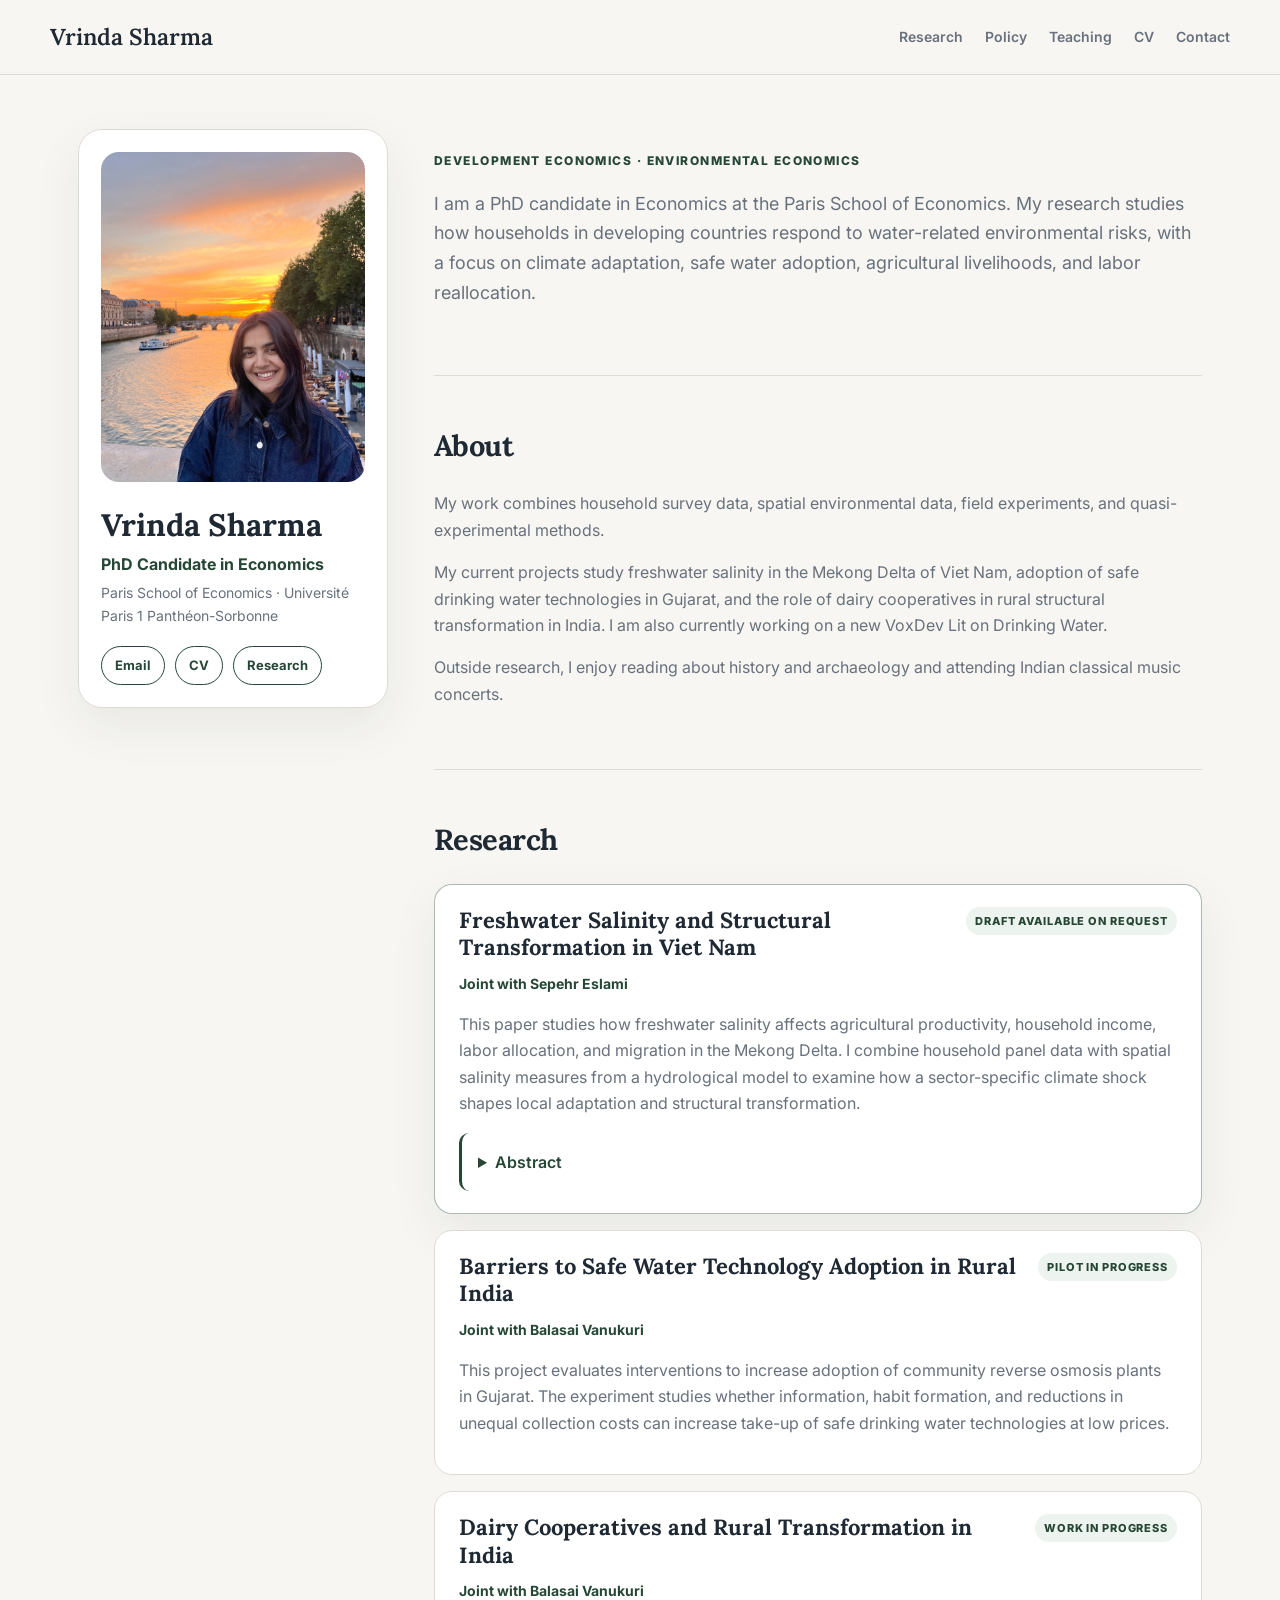
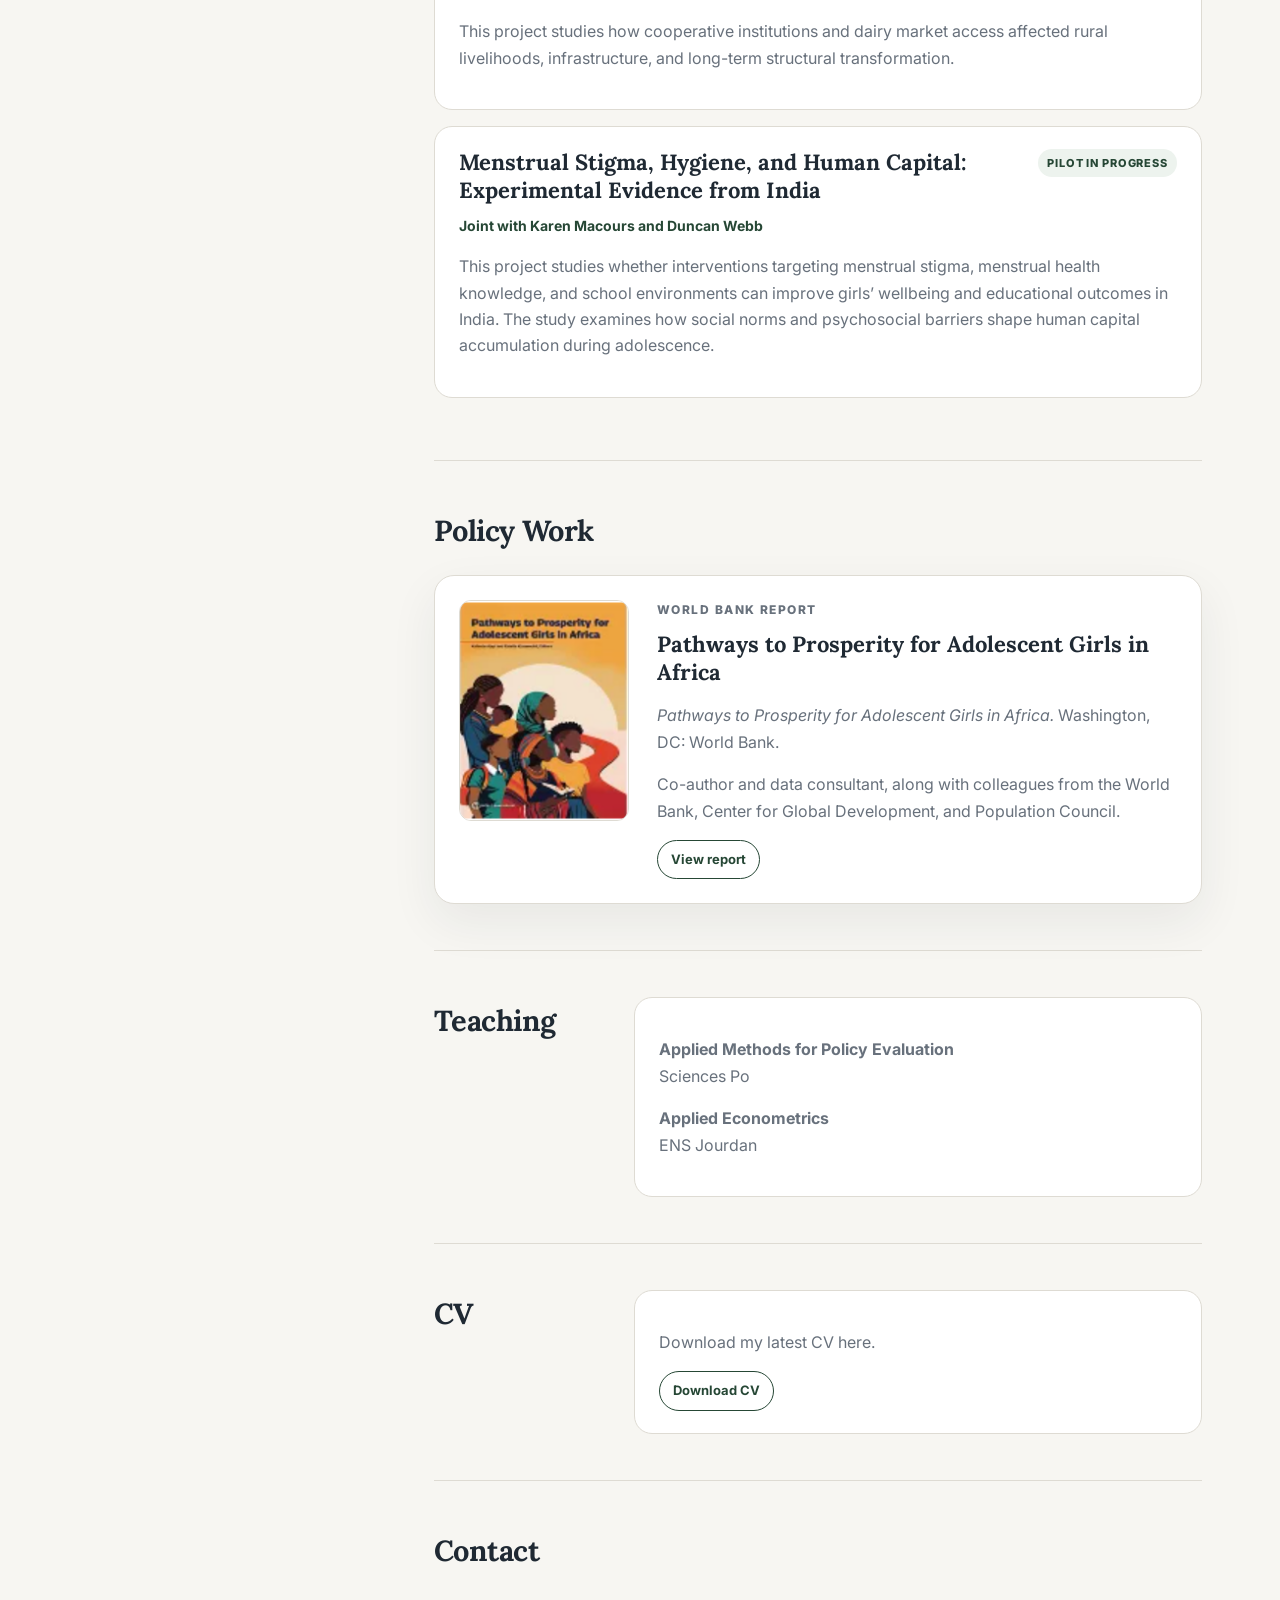
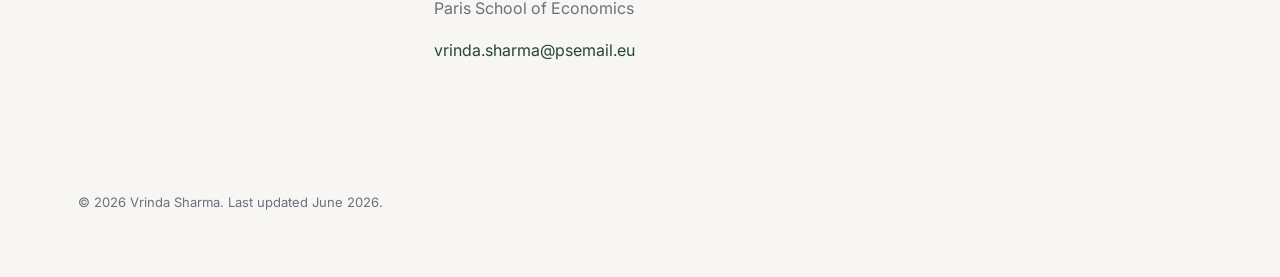
<file: index.html>
<!DOCTYPE html>
<html lang="en">
<head>
  <meta charset="UTF-8" /> 
  <meta name="viewport" content="width=device-width, initial-scale=1.0" />
  <meta name="description" content="Vrinda Sharma, PhD candidate in Economics at the Paris School of Economics. Research in development economics, environmental economics, water, climate adaptation, and structural transformation." />
  <meta name="keywords" content="Vrinda Sharma, Paris School of Economics, PSE, Economics, Development Economics, Water, Water Economics, Climate, Environmental Economics">
  <meta name="author" content="Vrinda Sharma">
  <title>Vrinda Sharma | Economics</title>
  <link rel="preconnect" href="https://fonts.googleapis.com">
  <link rel="preconnect" href="https://fonts.gstatic.com" crossorigin>
  <link href="https://fonts.googleapis.com/css2?family=Inter:wght@400;500;600;700&family=Lora:wght@500;600&display=swap" rel="stylesheet">
  <link rel="stylesheet" href="styles.css" />
</head>
<body>
  <header class="topbar">
    <a class="brand" href="#top">Vrinda Sharma</a>
    <nav aria-label="Main navigation">
      <a href="#research">Research</a>
      <a href="#policy">Policy</a>
      <a href="#teaching">Teaching</a>
<a href="cv.pdf" target="_blank">CV</a>      
      <a href="#contact">Contact</a>
    </nav>
  </header>

  <main class="page" id="top">
    <aside class="sidebar">
      <div class="profile-card">
        <img class="profile-photo" src="profile.jpg" alt="Vrinda Sharma" />
        <h1>Vrinda Sharma</h1>
        <p class="role">PhD Candidate in Economics</p>
        <p class="affiliation">Paris School of Economics · Université Paris 1 Panthéon-Sorbonne</p>
        <div class="profile-links">
          <a href="mailto:vrinda.sharma@psemail.eu">Email</a>
         <a href="cv.pdf" target="_blank">CV</a>
          <a href="#research">Research</a>
        </div>
      </div>
    </aside>

    <section class="content">
      <section class="hero">
        <p class="eyebrow">Development Economics · Environmental Economics</p>
        <p>
          I am a PhD candidate in Economics at the Paris School of Economics. My research studies how households in developing countries respond to water-related environmental risks, with a focus on climate adaptation, safe water adoption, agricultural livelihoods, and labor reallocation.
        </p>
      </section>

      <section class="section" id="about">
        <h2 class="section-title">About</h2>
        <div class="text-block">
          <p>
            My work combines household survey data, spatial environmental data, field experiments, and quasi-experimental methods. 
          </p>
          <p>
            My current projects study freshwater salinity in the Mekong Delta of Viet Nam, adoption of safe drinking water technologies in Gujarat, and the role of dairy cooperatives in rural structural transformation in India. I am also currently working on a new VoxDev Lit on Drinking Water.
          </p>
          <p>
            Outside research, I enjoy reading about history and archaeology and attending Indian classical music concerts.
          </p>
        </div>
      </section>

      <section class="section" id="research">
        <h2 class="section-title">Research</h2>

        <article class="paper featured">
          <div class="paper-header">
            <h3>Freshwater Salinity and Structural Transformation in Viet Nam</h3>
            <span>Draft available on request</span>
          </div>
          <p class="coauthors">Joint with Sepehr Eslami</p>
          <p>
            This paper studies how freshwater salinity affects agricultural productivity, household income, labor allocation, and migration in the Mekong Delta. I combine household panel data with spatial salinity measures from a hydrological model to examine how a sector-specific climate shock shapes local adaptation and structural transformation.
          </p>

          <details class="abstract-box">
            <summary>Abstract</summary>
            <p>
              This paper examines how freshwater salinization, a sector-specific climate shock, shapes labor reallocation and structural transformation. Using household panel data from Viet Nam’s Mekong Delta combined with spatially calibrated hydrological salinity estimates, we show that salinity generates large declines in agricultural output and releases labor from agriculture. Adjustment occurs primarily through localized reallocation into manual work and self-employment rather than through migration. Whether this reallocation translates into structural transformation depends critically on local non-agricultural absorbing capacity: wards with a substantial presence of non-agricultural industries are able to absorb displaced labor, while those without rely more heavily on remittances. Gendered reallocation is explained by wage differentials in the absorbing sector among men and women. These findings highlight how climate change can reshape rural labor markets and underscore the importance of sectoral diversity and wage equalization, even in predominantly agricultural regions.
            </p>
          </details>
        </article>

        <article class="paper">
          <div class="paper-header">
            <h3>Barriers to Safe Water Technology Adoption in Rural India</h3>
            <span>Pilot in progress</span>
          </div>
          <p class="coauthors">Joint with Balasai Vanukuri</p>
          <p>
            This project evaluates interventions to increase adoption of community reverse osmosis plants in Gujarat. The experiment studies whether information, habit formation, and reductions in unequal collection costs can increase take-up of safe drinking water technologies at low prices.
          </p>
        </article>

        <article class="paper">
          <div class="paper-header">
            <h3>Dairy Cooperatives and Rural Transformation in India</h3>
            <span>Work in progress</span>
          </div>
          <p class="coauthors">Joint with Balasai Vanukuri</p>
          <p>
            This project studies how cooperative institutions and dairy market access affected rural livelihoods, infrastructure, and long-term structural transformation.
          </p>
        </article>

        <article class="paper">
          <div class="paper-header">
            <h3>Menstrual Stigma, Hygiene, and Human Capital: Experimental Evidence from India</h3>
            <span>Pilot in progress</span>
          </div>
          <p class="coauthors">Joint with Karen Macours and Duncan Webb</p>
          <p>
            This project studies whether interventions targeting menstrual stigma, menstrual health knowledge, and school environments can improve girls’ wellbeing and educational outcomes in India. The study examines how social norms and psychosocial barriers shape human capital accumulation during adolescence.
          </p>
        </article>
      </section>

      <section class="section" id="policy">
        <h2 class="section-title">Policy Work</h2>
        <article class="policy-card">
          <img src="worldbank-report.png" alt="Pathways to Prosperity for Adolescent Girls in Africa report cover" />
          <div>
            <p class="label">World Bank Report</p>
            <h3>Pathways to Prosperity for Adolescent Girls in Africa</h3>
            <p>
              <em>Pathways to Prosperity for Adolescent Girls in Africa.</em> Washington, DC: World Bank.
            </p>
            <p>
              Co-author and data consultant, along with colleagues from the World Bank, Center for Global Development, and Population Council.
            </p>
            <a class="button" href="https://www.worldbank.org/en/region/afr/publication/pathways-to-prosperity-for-adolescent-girls-in-africa" target="_blank">View report</a>
          </div>
        </article>
      </section>

      <section class="section two-col" id="teaching">
        <div>
          <h2 class="section-title">Teaching</h2>
        </div>
        <div class="list-card">
          <p><strong>Applied Methods for Policy Evaluation</strong><br />Sciences Po</p>
          <p><strong>Applied Econometrics</strong><br />ENS Jourdan</p>
        </div>
      </section>

      <section class="section two-col" id="cv">
        <div>
          <h2 class="section-title">CV</h2>
        </div>
        <div class="list-card">
          <p>Download my latest CV here.</p>
<a class="button" href="cv.pdf" target="_blank">Download CV</a>       
        </div>
      </section>

      <section class="section contact" id="contact">
        <h2 class="section-title">Contact</h2>
        <p>Paris School of Economics</p>
        <p><a href="mailto:vrinda.sharma@psemail.eu">vrinda.sharma@psemail.eu</a></p>
      </section>
    </section>
  </main>

  <footer>
    <p>© 2026 Vrinda Sharma. Last updated June 2026.</p>
  </footer>
</body>
</html>
</file>
<file: styles.css>
:root {
  --bg: #f7f6f2;
  --paper: #ffffff;
  --ink: #1f2933;
  --muted: #68717c;
  --line: #dedbd3;
  --accent: #264735;
  --accent-2: #edf3ee;
  --shadow: 0 18px 48px rgba(31, 41, 51, 0.07);
}

* { box-sizing: border-box; }

html { scroll-behavior: smooth; }

body {
  margin: 0;
  background: var(--bg);
  color: var(--ink);
  font-family: Inter, system-ui, -apple-system, BlinkMacSystemFont, "Segoe UI", sans-serif;
  line-height: 1.65;
}

a { color: var(--accent); text-decoration: none; }
a:hover { text-decoration: underline; }

.topbar {
  position: sticky;
  top: 0;
  z-index: 20;
  display: flex;
  justify-content: space-between;
  align-items: center;
  gap: 24px;
  padding: 18px max(28px, calc((100vw - 1180px) / 2));
  background: rgba(247, 246, 242, 0.92);
  backdrop-filter: blur(12px);
  border-bottom: 1px solid var(--line);
}

.brand {
  font-family: Lora, Georgia, serif;
  font-size: 23px;
  font-weight: 600;
  color: var(--ink);
}

nav {
  display: flex;
  gap: 22px;
  flex-wrap: wrap;
  font-size: 14px;
  font-weight: 600;
}

nav a { color: var(--muted); }
nav a:hover { color: var(--accent); text-decoration: none; }

.page {
  max-width: 1180px;
  margin: 0 auto;
  padding: 54px 28px 30px;
  display: grid;
  grid-template-columns: 310px minmax(0, 1fr);
  gap: 46px;
  align-items: start;
}

.sidebar {
  position: sticky;
  top: 96px;
}

.profile-card {
  background: var(--paper);
  border: 1px solid var(--line);
  border-radius: 24px;
  padding: 22px;
  box-shadow: var(--shadow);
}

.profile-photo {
  width: 100%;
  aspect-ratio: 4 / 5;
  object-fit: cover;
  object-position: center 30%;
  border-radius: 18px;
  margin-bottom: 18px;
}

.profile-card h1 {
  font-family: Lora, Georgia, serif;
  font-size: 31px;
  line-height: 1.15;
  margin: 0 0 8px;
}

.role {
  margin: 0 0 4px;
  font-weight: 700;
  color: var(--accent);
}

.affiliation {
  margin: 0;
  color: var(--muted);
  font-size: 14px;
}

.profile-links {
  display: flex;
  gap: 10px;
  flex-wrap: wrap;
  margin-top: 18px;
}

.profile-links a,
.button {
  display: inline-flex;
  align-items: center;
  justify-content: center;
  border: 1px solid var(--accent);
  border-radius: 999px;
  padding: 8px 13px;
  font-size: 13px;
  font-weight: 700;
  color: var(--accent);
  background: transparent;
}

.profile-links a:hover,
.button:hover {
  background: var(--accent);
  color: white;
  text-decoration: none;
}

.content {
  min-width: 0;
}

.hero {
  padding: 22px 0 50px;
  border-bottom: 1px solid var(--line);
}

.eyebrow,
.label {
  margin: 0 0 12px;
  color: var(--accent);
  text-transform: uppercase;
  letter-spacing: 0.12em;
  font-size: 12px;
  font-weight: 800;
}

.hero h2 {
  max-width: 790px;
  font-family: Lora, Georgia, serif;
  font-size: clamp(42px, 6vw, 64px);
  line-height: 1.02;
  letter-spacing: -0.045em;
  margin: 0 0 20px;
}

.hero p:last-child {
  max-width: 760px;
  font-size: 18px;
  color: var(--muted);
}

.section {
  padding: 46px 0;
  border-bottom: 1px solid var(--line);
}

.section-title {
  font-family: Lora, Georgia, serif;
  font-size: 29px;
  margin: 0 0 20px;
  letter-spacing: -0.02em;
}

.text-block {
  max-width: 780px;
  color: var(--muted);
}

.paper {
  background: var(--paper);
  border: 1px solid var(--line);
  border-radius: 18px;
  padding: 22px 24px;
  margin-bottom: 16px;
}

.paper.featured {
  border-color: rgba(38, 71, 53, 0.38);
  box-shadow: var(--shadow);
}

.paper-header {
  display: flex;
  justify-content: space-between;
  gap: 22px;
  align-items: flex-start;
}

.paper h3,
.policy-card h3 {
  font-family: Lora, Georgia, serif;
  font-size: 22px;
  line-height: 1.25;
  margin: 0 0 6px;
}

.paper-header span {
  flex: 0 0 auto;
  color: var(--accent);
  background: var(--accent-2);
  border-radius: 999px;
  padding: 5px 9px;
  font-size: 11px;
  font-weight: 800;
  text-transform: uppercase;
  letter-spacing: 0.08em;
}

.coauthors {
  color: var(--accent);
  font-weight: 700;
  font-size: 14px;
  margin: 4px 0 12px;
}

.paper p:not(.coauthors),
.policy-card p,
.list-card p,
.contact p {
  color: var(--muted);
}

.paper-links {
  margin-top: 12px;
  display: flex;
  gap: 14px;
  font-weight: 700;
  font-size: 14px;
}

.policy-card {
  display: grid;
  grid-template-columns: 170px 1fr;
  gap: 28px;
  background: var(--paper);
  border: 1px solid var(--line);
  border-radius: 20px;
  padding: 24px;
  box-shadow: var(--shadow);
}

.policy-card img {
  width: 100%;
  border-radius: 12px;
  border: 1px solid var(--line);
}

.two-col {
  display: grid;
  grid-template-columns: 170px 1fr;
  gap: 30px;
}

.list-card {
  background: var(--paper);
  border: 1px solid var(--line);
  border-radius: 18px;
  padding: 22px 24px;
}

.contact {
  border-bottom: none;
}

footer {
  max-width: 1180px;
  margin: 0 auto;
  padding: 24px 28px 50px;
  color: var(--muted);
  font-size: 13px;
}

@media (max-width: 920px) {
  .topbar { align-items: flex-start; flex-direction: column; }
  .page { grid-template-columns: 1fr; padding-top: 30px; }
  .sidebar { position: static; }
  .profile-card { display: grid; grid-template-columns: 150px 1fr; gap: 20px; align-items: center; }
  .profile-photo { margin-bottom: 0; }
  .profile-links { grid-column: 1 / -1; }
}

@media (max-width: 640px) {
  .topbar { padding: 16px 20px; }
  nav { gap: 14px; }
  .page { padding: 26px 20px; }
  .profile-card,
  .policy-card,
  .two-col { grid-template-columns: 1fr; }
  .paper-header { flex-direction: column; gap: 8px; }
  .hero h2 { font-size: 40px; }
}

.abstract-box {
  margin-top: 1rem;
  padding: 1rem;
  border-left: 3px solid var(--accent);
  background: var(--soft);
  border-radius: 10px;
}

.abstract-box summary {
  cursor: pointer;
  font-weight: 600;
  color: var(--accent);
}

.abstract-box p {
  margin-top: 0.8rem;
}
</file>
